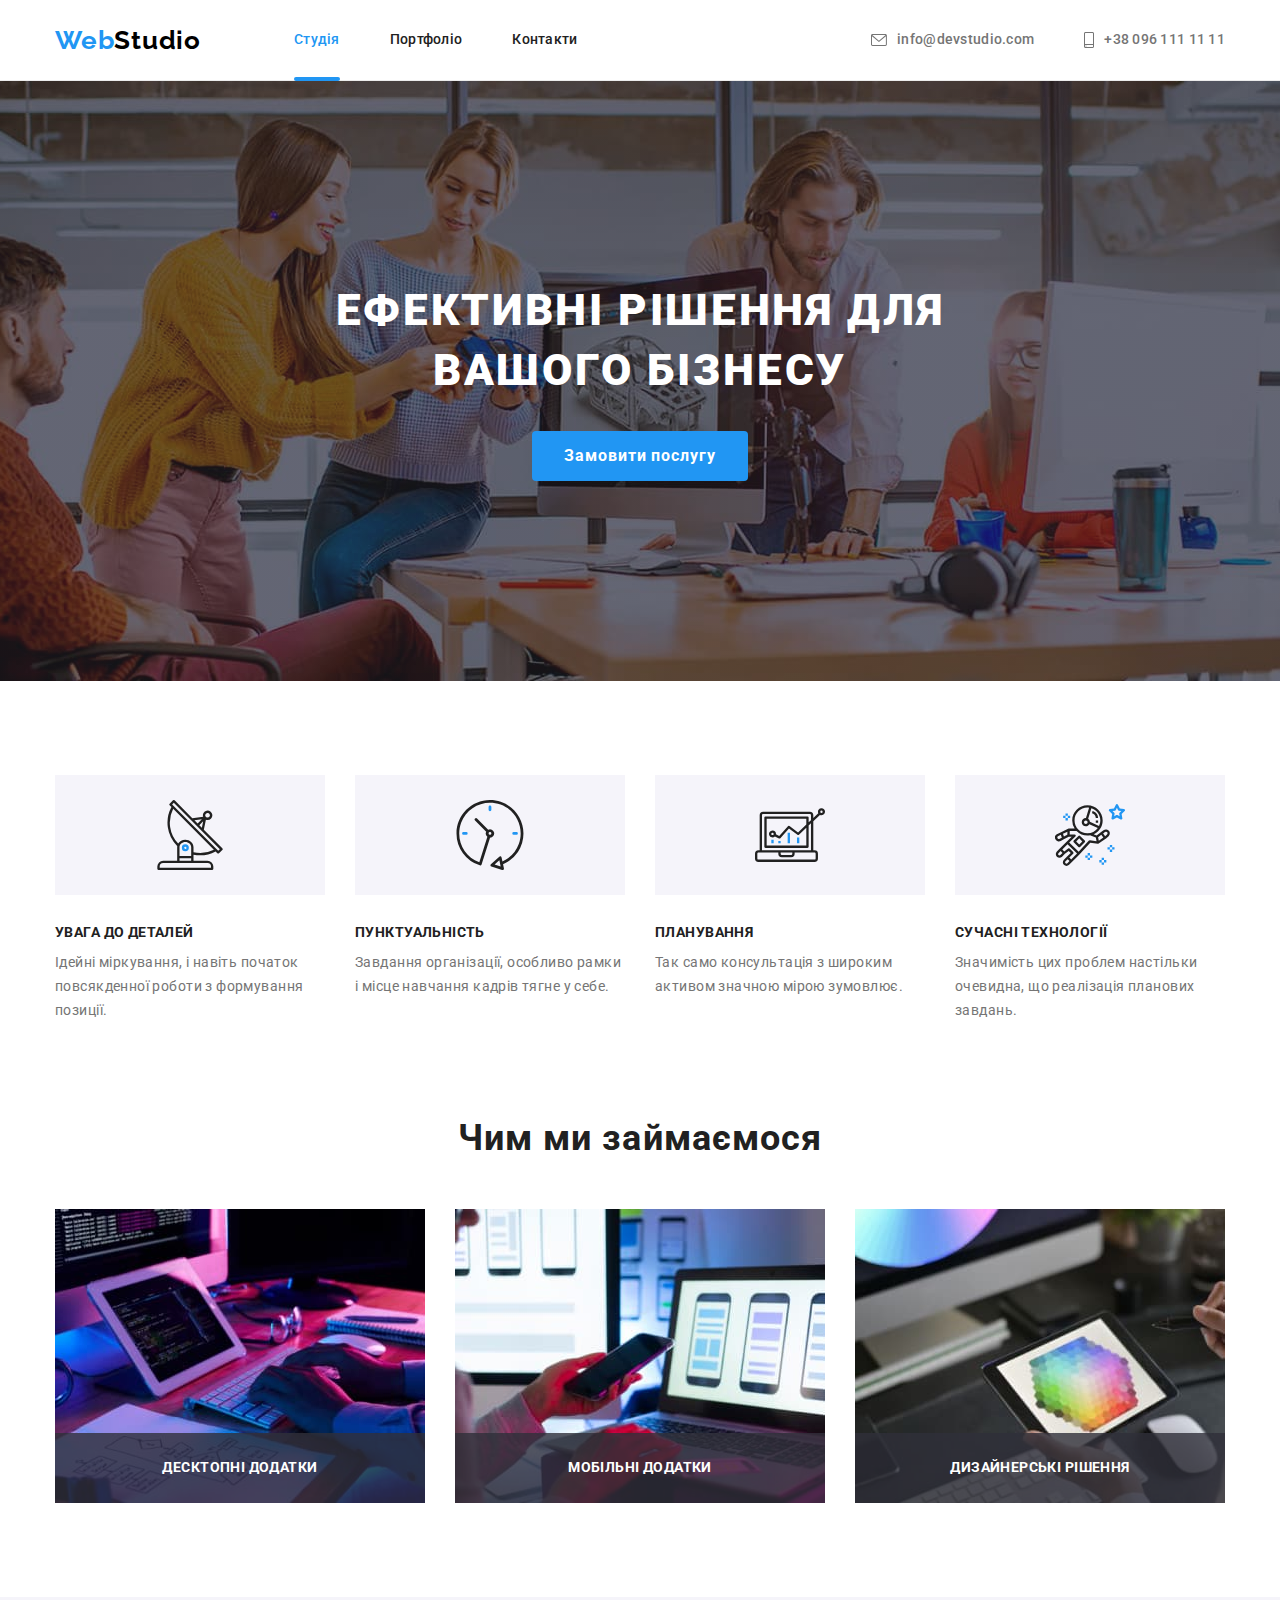
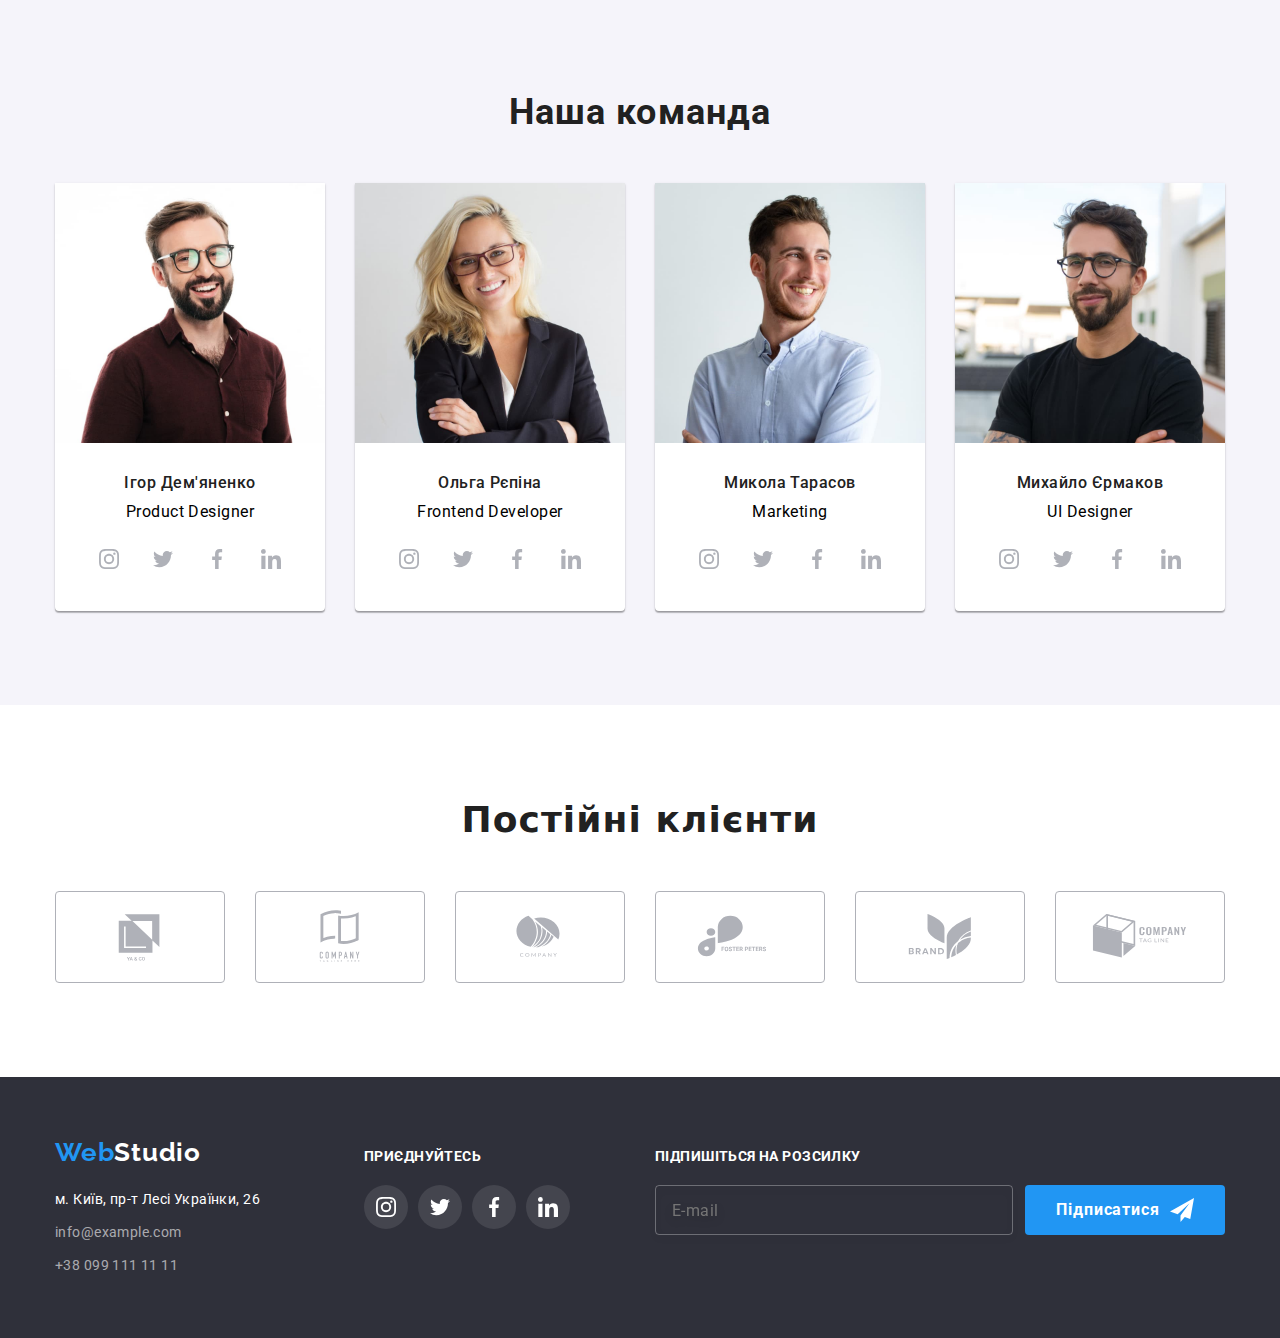
<file: index.html>
<!DOCTYPE html>
<html lang="uk">
  <head>
    <meta charset="UTF-8" />
    <meta http-equiv="X-UA-Compatible" content="IE=edge" />
    <meta name="viewport" content="width=>, initial-scale=1.0" />
    <title>Document</title>
    <link
      href="https://fonts.googleapis.com/css2?family=Raleway:wght@700&family=Roboto:wght@400;500;700;900&display=swap"
      rel="stylesheet"
    />
    <link
      rel="stylesheet"
      href="https://cdnjs.cloudflare.com/ajax/libs/modern-normalize/1.1.0/modern-normalize.min.css"
    />
    <link rel="stylesheet" href="./css/main.min.css" />
    <link rel="preconnect" href="https://fonts.googleapis.com" />
    <link rel="preconnect" href="https://fonts.gstatic.com" crossorigin />
  </head>
  <body>
    <!--Head of page-->
    <header>
      <div class="container">
        <div class="page-header">
          <nav class="page-nav">
            <a class="logo" lang="en" href="">
              Web<span class="logo__page-nav">Studio</span></a
            >
            <ul class="site-nav">
              <li class="site-nav__item"><a class="site-nav__link site-nav__link--current" href="">Студія</a></li>
              <li class="site-nav__item">
                <a class="site-nav__link" href="./portfolio.html">Портфоліо</a>
              </li>
              <li class="site-nav__item"><a class="site-nav__link" href="">Контакти</a></li>
            </ul>
          </nav>
          <ul class="auth-nav">
            <li class="auth-nav__item">
              <a class="auth-nav__link" href="mailto:info@devstudio.com">
                <svg width="16px" height="12px" class="auth-nav__icon">
                  <use href="./images/icons.svg#icon-envelope"></use>
                </svg>
                info@devstudio.com</a
              >
            </li>
            <li class="auth-nav__item">
              <a class="auth-nav__link" href="tel:+380961111111">
                <svg class="auth-nav__icon" width="10" height="16">
                  <use href="./images/icons.svg#icon-smartphone"></use>
                </svg>
                +38 096 111 11 11</a
              >
            </li>
          </ul>
        </div>
      </div>
    </header>
    <main>
      <!-- Hero  -->
      <section class="section-hero">
        <div class="container">
          <h1 class="section-hero__title">Ефективні рішення для вашого бізнесу</h1>
          <button data-modal-open class="button" type="button">
            Замовити послугу
          </button>
        </div>
      </section>

      <!--About us-->
      <section class="section-principles">
        <div class="container">
          <h2 class="visually-hidden">Our principles</h2>
          <ul class="section-principles__list">
            <li class="section-principles__item">
              <div class="section-principles__thumb">
                <svg width="70px" height="70px">
                  <use href="./images/icons.svg#icon-antenna"></use>
                </svg>
              </div>
              <h3 class="section-principles__title">Увага до деталей</h3>
              <p class="section-principles__text">
                Ідейні міркування, і навіть початок повсякденної роботи з
                формування позиції.
              </p>
            </li>
            <li class="section-principles__item">
              <div class="section-principles__thumb">
                <svg width="70px" height="70px">
                  <use href="./images/icons.svg#icon-clock"></use>
                </svg>
              </div>
              <h3 class="section-principles__title">Пунктуальність</h3>
              <p class="section-principles__text">
                Завдання організації, особливо рамки і місце навчання кадрів
                тягне у себе.
              </p>
            </li>
            <li class="section-principles__item">
              <div class="section-principles__thumb">
                <svg width="70px" height="70px">
                  <use href="./images/icons.svg#icon-diagram"></use>
                </svg>
              </div>
              <h3 class="section-principles__title">Планування</h3>
              <p class="section-principles__text">
                Так само консультація з широким активом значною мірою зумовлює.
              </p>
            </li>
            <li class="section-principles__item">
              <div class="section-principles__thumb">
                <svg width="70px" height="70px">
                  <use href="./images/icons.svg#icon-astronaut"></use>
                </svg>
              </div>
              <h3 class="section-principles__title">Сучасні технології</h3>
              <p class="section-principles__text">
                Значимість цих проблем настільки очевидна, що реалізація
                планових завдань.
              </p>
            </li>
          </ul>
        </div>
      </section>
      <!--What we do-->
      <section class="section-activity">
        <div class="container">
          <h2 class="section-activity__title">Чим ми займаємося</h2>
          <ul class="section-activity__list">
            <li class="section-activity__item">
              <img
                src="./images/1.jpg"
                alt="working desk with computer"
                width="370"
              />
              <p class="section-activity__text">Десктопні додатки</p>
            </li>
            <li class="section-activity__item">
              <img
                src="./images/2.jpg"
                alt="laptop with smartphones samples"
                width="370"
              />
              <p class="section-activity__text">Мобільні додатки</p>
            </li>
            <li class="section-activity__item">
              <img
                src="./images/3.jpg"
                alt="planshet with color-scheme"
                width="370"
              />
              <p class="section-activity__text">Дизайнерські рішення</p>
            </li>
          </ul>
        </div>
      </section>
      <!--Our comand-->
      <section class="section-comand">
        <div class="container">
          <h2 class="section-comand__title">Наша команда</h2>
          <ul class="section-comand__list">
            <li class="section-comand__item">
              <img
                src="./images/id.jpg"
                alt="Игорь Демьяненко"
                width="270"
                height="260"
              />
              <div class="section-comand__designers">
                <h3 class="section-comand__name">Ігор Дем'яненко</h3>
                <p class="section-comand__position" lang="en">Product Designer</p>
                <ul class="socials-list__section-comand">
                  <li class="socials-item__section-comand">
                    <a class="socials-link__section-comand" href="">
                      <svg class="section-comand__socials-pictogram" width="20px" height="20px">
                        <use href="./images/icons.svg#icon-instagram"></use>
                      </svg>
                    </a>
                  </li>
                  <li class="socials-item__section-comand">
                    <a class="socials-link__section-comand" href="">
                      <svg class="section-comand__socials-pictogram" width="20px" height="20px">
                        <use href="./images/icons.svg#icon-twitter"></use>
                      </svg>
                    </a>
                  </li>
                  <li class="socials-item__section-comand">
                    <a class="socials-link__section-comand" href="">
                      <svg class="section-comand__socials-pictogram" width="20px" height="20px">
                        <use href="./images/icons.svg#icon-facebook"></use>
                      </svg>
                    </a>
                  </li>
                  <li class="socials-item__section-comand">
                    <a class="socials-link__section-comand" href="">
                      <svg class="section-comand__socials-pictogram" width="20px" height="20px">
                        <use href="./images/icons.svg#icon-linkedin"></use>
                      </svg>
                    </a>
                  </li>
                </ul>
              </div>
            </li>
            <li class="section-comand__item">
              <img
                src="./images/or.jpg"
                alt="Ольга Репина"
                width="270"
                height="260"
              />
              <div class="section-comand__designers">
                <h3 class="section-comand__name">Ольга Рєпіна</h3>
                <p class="section-comand__position" lang="en">Frontend Developer</p>
                <ul class="socials-list__section-comand">
                  <li class="socials-item__section-comand">
                    <a class="socials-link__section-comand" href="">
                      <svg class="section-comand__socials-pictogram" width="20px" height="20px">
                        <use href="./images/icons.svg#icon-instagram"></use>
                      </svg>
                    </a>
                  </li>
                  <li class="socials-item__section-comand">
                    <a class="socials-link__section-comand" href="">
                      <svg class="section-comand__socials-pictogram" width="20px" height="20px">
                        <use href="./images/icons.svg#icon-twitter"></use>
                      </svg>
                    </a>
                  </li>
                  <li class="socials-item__section-comand">
                    <a class="socials-link__section-comand" href="">
                      <svg class="section-comand__socials-pictogram" width="20px" height="20px">
                        <use href="./images/icons.svg#icon-facebook"></use>
                      </svg>
                    </a>
                  </li>
                  <li class="socials-item__section-comand">
                    <a class="socials-link__section-comand" href="">
                      <svg class="section-comand__socials-pictogram" width="20px" height="20px">
                        <use href="./images/icons.svg#icon-linkedin"></use>
                      </svg>
                    </a>
                  </li>
                </ul>
              </div>
            </li>
            <li class="section-comand__item">
              <img
                src="./images/nt.jpg"
                alt="Николай Тарасов"
                width="270"
                height="260"
              />
              <div class="section-comand__designers">
                <h3 class="section-comand__name">Микола Тарасов</h3>
                <p class="section-comand__position" lang="en">Marketing</p>

                <ul class="socials-list__section-comand">
                  <li class="socials-item__section-comand">
                    <a class="socials-link__section-comand" href="">
                      <svg class="section-comand__socials-pictogram" width="20px" height="20px">
                        <use href="./images/icons.svg#icon-instagram"></use>
                      </svg>
                    </a>
                  </li>
                  <li class="socials-item__section-comand">
                    <a class="socials-link__section-comand" href="">
                      <svg class="section-comand__socials-pictogram" width="20px" height="20px">
                        <use href="./images/icons.svg#icon-twitter"></use>
                      </svg>
                    </a>
                  </li>
                  <li class="socials-item__section-comand">
                    <a class="socials-link__section-comand" href="">
                      <svg class="section-comand__socials-pictogram" width="20px" height="20px">
                        <use href="./images/icons.svg#icon-facebook"></use>
                      </svg>
                    </a>
                  </li>
                  <li class="socials-item__section-comand">
                    <a class="socials-link__section-comand" href="">
                      <svg class="section-comand__socials-pictogram" width="20px" height="20px">
                        <use href="./images/icons.svg#icon-linkedin"></use>
                      </svg>
                    </a>
                  </li>
                </ul>
              </div>
            </li>
            <li class="section-comand__item">
              <img
                src="./images/me.jpg"
                alt="Михаил Ермаков"
                width="270"
                height="260"
              />
              <div class="section-comand__designers">
                <h3 class="section-comand__name">Михайло Єрмаков</h3>
                <p class="section-comand__position" lang="en">UI Designer</p>
                <ul class="socials-list__section-comand">
                  <li class="socials-item__section-comand">
                    <a class="socials-link__section-comand" href="">
                      <svg class="section-comand__socials-pictogram" width="20px" height="20px">
                        <use href="./images/icons.svg#icon-instagram"></use>
                      </svg>
                    </a>
                  </li>
                  <li class="socials-item__section-comand">
                    <a class="socials-link__section-comand" href="">
                      <svg class="section-comand__socials-pictogram" width="20px" height="20px">
                        <use href="./images/icons.svg#icon-twitter"></use>
                      </svg>
                    </a>
                  </li>
                  <li class="socials-item__section-comand">
                    <a class="socials-link__section-comand" href="">
                      <svg class="section-comand__socials-pictogram" width="20px" height="20px">
                        <use href="./images/icons.svg#icon-facebook"></use>
                      </svg>
                    </a>
                  </li>
                  <li class="socials-item__section-comand">
                    <a class="socials-link__section-comand" href="">
                      <svg class="section-comand__socials-pictogram" width="20px" height="20px">
                        <use href="./images/icons.svg#icon-linkedin"></use>
                      </svg>
                    </a>
                  </li>
                </ul>
              </div>
            </li>
          </ul>
        </div>
      </section>
      <!-- Clients  -->
      <section class="section-clients">
        <div class="container">
          <h2 class="section-clients__title">Постійні клієнти</h2>
          <ul class="section-clients__list">
            <li class="section-clients__item">
              <a class="section-clients__link" href="">
                <svg class="section-clients__icon">
                  <use href="./images/icons.svg#icon-logo-one"></use>
                </svg>
              </a>
            </li>
            <li class="section-clients__item">
              <a class="section-clients__link" href="">
                <svg class="section-clients__icon">
                  <use href="./images/icons.svg#icon-logo-two"></use>
                </svg>
              </a>
            </li>
            <li class="section-clients__item">
              <a class="section-clients__link" href="">
                <svg class="section-clients__icon">
                  <use href="./images/icons.svg#icon-logo-three"></use>
                </svg>
              </a>
            </li>
            <li class="section-clients__item">
              <a class="section-clients__link" href="">
                <svg class="section-clients__icon">
                  <use href="./images/icons.svg#icon-logo-four"></use>
                </svg>
              </a>
            </li>
            <li class="section-clients__item">
              <a class="section-clients__link" href="">
                <svg class="section-clients__icon">
                  <use href="./images/icons.svg#icon-logo-five"></use>
                </svg>
              </a>
            </li>
            <li class="section-clients__item">
              <a class="section-clients__link" href="">
                <svg class="section-clients__icon">
                  <use href="./images/icons.svg#icon-logo-six"></use>
                </svg>
              </a>
            </li>
          </ul>
        </div>
      </section>
    </main>
    <footer class="page-footer">
      <div class="container page-footer__wrap">
        <div class="page-footer__contacts">
          <div class="logo__page-footer">
            <a class="logo" lang="en" href=""
              >Web<span class="logo__page-footer--bottom">Studio</span></a
            >
          </div>
          <!--Contacts-->
          <address class="page-footer__adress">
            <ul class="page-footer__contacts-list">
              <li class="page-footer__map">
                <a
                  class="page-footer__map-link page-footer__map-link--white"
                  href="https://goo.gl/maps/4PBvdfhSK9omXk1a7"
                  target="_blank"
                  rel="noopener noreferrer nofollow"
                  >м. Київ, пр-т Лесі Українки, 26</a
                >
              </li>
              <li class="page-footer__mail">
                <a class="page-footer__mail-link page-footer__mail-link--grey" href="mailto:info@example.com"
                  >info@example.com</a
                >
              </li>
              <li class="page-footer__tel">
                <a class="page-footer__tel-link page-footer__tel-link--grey" href="tel:+380991111111">+38 099 111 11 11</a>
              </li>
            </ul>
          </address>
        </div>
        <!-- Social links -->
        <div class="socials">
          <p class="socials-list__title">Приєднуйтесь</p>
          <ul class="socials-list__footer">
            <li class="socials-item__footer">
              <a class="socials-link__footer socials-link__footer--bgc" href="">
                <svg class="socials-image--bottom" width="20px" height="20px">
                  <use href="./images/icons.svg#icon-instagram"></use>
                </svg>
              </a>
            </li>
            <li class="socials-item__footer">
              <a class="socials-link__footer socials-link__footer--bgc" href="">
                <svg class="socials-image--bottom" width="20px" height="20px">
                  <use href="./images/icons.svg#icon-twitter"></use>
                </svg>
              </a>
            </li>
            <li class="socials-item__footer">
              <a class="socials-link__footer socials-link__footer--bgc" href="">
                <svg class="socials-image--bottom" width="20px" height="20px">
                  <use href="./images/icons.svg#icon-facebook"></use>
                </svg>
              </a>
            </li>
            <li class="socials-item__footer">
              <a class="socials-link__footer socials-link__footer--bgc" href="">
                <svg class="socials-image--bottom" width="20px" height="20px">
                  <use href="./images/icons.svg#icon-linkedin"></use>
                </svg>
              </a>
            </li>
          </ul>
        </div>

        <div class="subscription">
          <p class="subscription__title">Підпишіться на розсилку</p>
          <form class="subscription__form">
            <label class="subscription__label">
              <input
                class="subscription__input"
                type="email"
                name="email"
                placeholder="E-mail"
              />
            </label>
            <button class="button button__subscribe" type="submit">
              Підписатися
            </button>
          </form>
        </div>
      </div>
    </footer>
    <!-- Modal  -->
    <div data-modal class="backdrop is-hidden">
      <div class="modal">
        <button data-modal-close class="button__modal--close" type="button">
          <svg class="modal__icon-close" width="18" height="18">
            <use href="./images/icons.svg#icon-close-black"></use>
          </svg>
        </button>
        <form class="modal__form">
          <p class="modal__title">Залиште свої дані, ми вам передзвонимо</p>
          <label class="modal__label">
            <span class="modal__content">Ім'я</span>
            <input class="modal__input" type="text" name="name" />
            <svg class="modal__icon" width="18" height="18">
              <use href="./images/icons.svg#icon-person"></use>
            </svg>
          </label>
          <label class="modal__label">
            <span class="modal__content">Телефон</span>
            <input class="modal__input" type="tel" name="tel" />
            <svg class="modal__icon" width="18" height="18">
              <use href="./images/icons.svg#icon-phone-black"></use>
            </svg>
          </label>
          <label class="modal__label">
            <span class="modal__content">Пошта</span>
            <input class="modal__input" type="email" name="email" />
            <svg class="modal__icon" width="18" height="18">
              <use href="./images/icons.svg#icon-email"></use>
            </svg>
          </label>
          <label class="modal__label modal__label--area">
            <span class="modal__content">Коментар</span>
            <textarea
              class="modal__input--area"
              name="coment"
              cols="30"
              rows="10"
              placeholder="Введіть текст"
            ></textarea>
          </label>
          <label class="checkbox__label">
            <input
              class="checkbox__input visually-hidden"
              type="checkbox"
              name="conditions"
              value="agree"
            />
            <span class="checkbox__icon"></span>
            <span class="checkbox__text"
              >Погоджуюся з розсилкою та приймаю
              <a
                class="checkbox__link"
                href="./conditions.html"
                target="_blank"
                >Умови договору</a
              ></span
            >
          </label>
          <button class="button button__modal--submit" type="submit">
            Відправити
          </button>
        </form>
      </div>
    </div>
    <script src="./js/modal.js"></script>
  </body>
</html>
</file>
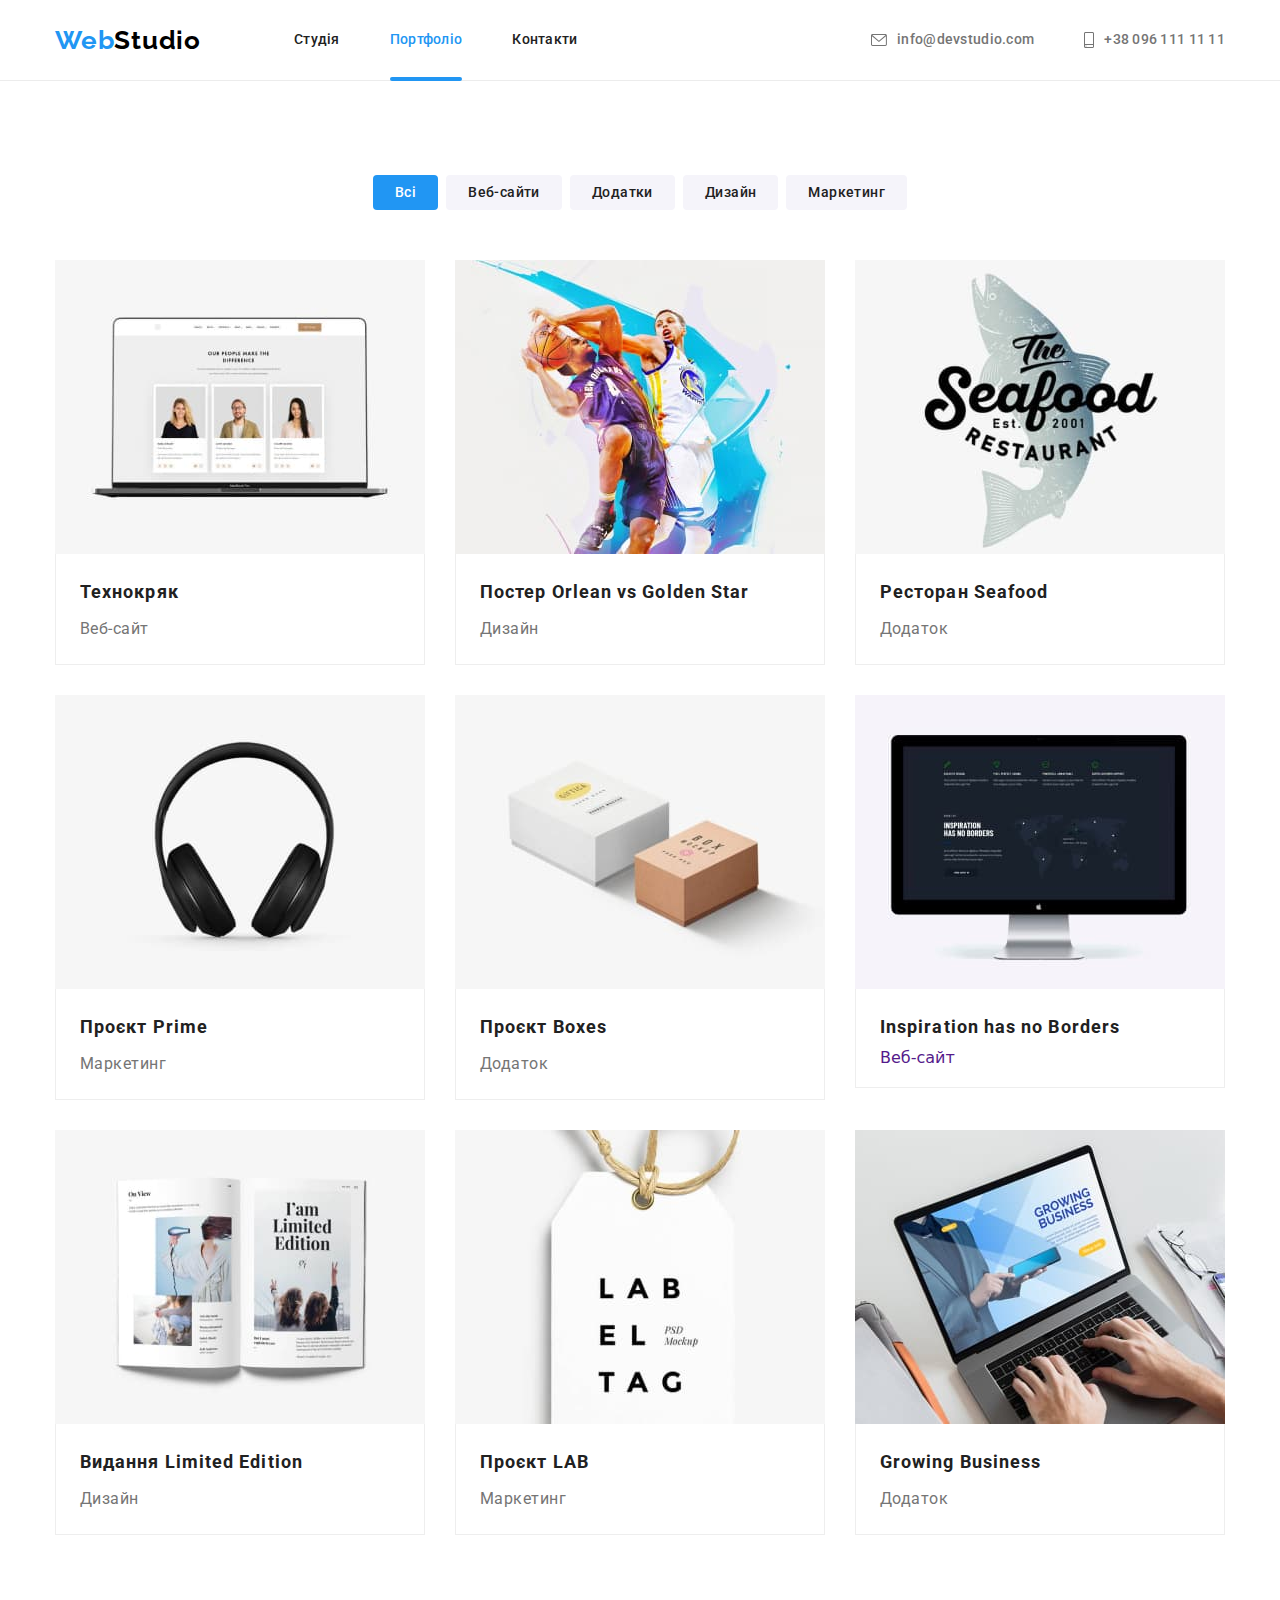
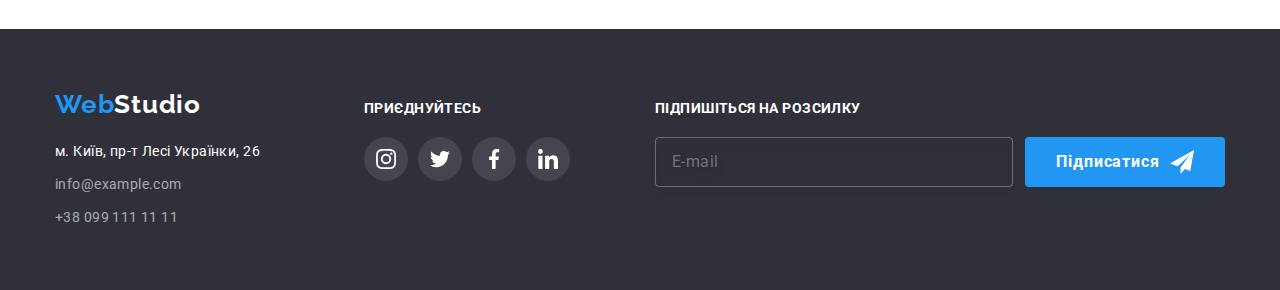
<file: portfolio.html>
<!DOCTYPE html>
<html lang="uk">
  <head>
    <meta charset="UTF-8" />
    <meta http-equiv="X-UA-Compatible" content="IE=edge" />
    <meta name="viewport" content="width=device-width, initial-scale=1.0" />
    <title>Document</title>
    <link
      href="https://fonts.googleapis.com/css2?family=Raleway:wght@700&family=Roboto:wght@400;500;700;900&display=swap"
      rel="stylesheet"
    />
    <link
      rel="stylesheet"
      href="https://cdnjs.cloudflare.com/ajax/libs/modern-normalize/1.1.0/modern-normalize.min.css"
    />
    <link rel="stylesheet" href="./css/main.min.css" />
  </head>
  <body>
    <!--Head of page-->
    <header>
      <div class="container">
        <div class="page-header">
          <nav class="page-nav">
            <a class="logo" lang="en" href="">
              Web<span class="logo__page-nav">Studio</span></a
            >
            <ul class="site-nav">
              <li class="site-nav__item"><a class="site-nav__link" href="./index.html">Студія</a></li>
              <li class="site-nav__item">
                <a class="site-nav__link site-nav__link--current" href="">Портфоліо</a>
              </li>
              <li class="site-nav__item"><a class="site-nav__link" href="">Контакти</a></li>
            </ul>
          </nav>
          <ul class="auth-nav">
            <li class="auth-nav__item">
              <a class="auth-nav__link" href="mailto:info@devstudio.com">
                <svg width="16px" height="12px" class="auth-nav__icon">
                  <use href="./images/icons.svg#icon-envelope"></use>
                </svg>
                info@devstudio.com</a
              >
            </li>
            <li class="auth-nav__item">
              <a class="auth-nav__link" href="tel:+380961111111">
                <svg class="auth-nav__icon" width="10" height="16">
                  <use href="./images/icons.svg#icon-smartphone"></use>
                </svg>
                +38 096 111 11 11</a
              >
            </li>
          </ul>
        </div>
      </div>
    </header>
    <main>
      <section class="projects">
        <div class="container">
          <!-- Project examples  -->
          <h1 class="projects__title visually-hidden">
            Project examples
          </h1>
          <!--h1 to hide-->
          <!-- Filter -->
          <ul class="projects__button-list">
            <li class="projects__button-item">
              <button class="button-projects button-projects--current" type="button">
                Всі
              </button>
            </li>
            <li class="projects__button-item">
              <button class="button-projects" type="button">Веб-сайти</button>
            </li>
            <li class="projects__button-item">
              <button class="button-projects" type="button">Додатки</button>
            </li>
            <li class="projects__button-item">
              <button class="button-projects" type="button">Дизайн</button>
            </li>
            <li class="projects__button-item">
              <button class="button-projects" type="button">Маркетинг</button>
            </li>
          </ul>

          <!-- Examples  -->
          <ul class="projects-card__list">
            <li class="projects-card__item">
              <a class="projects-card__link" href="">
                <div class="projects-overlay">
                  <img
                    src="./images/technjkryak.jpg"
                    alt="технокряк"
                    width="370"
                    height="294"
                  />
                  <p class="projects-overlay__text">
                    Ресурс пропонує комплексні пропозиції з різним рівнем
                    функціоналу та сервісів. Все це дозволить відвідувачу
                    отримати вичерпні відомості про компанію чи приватну особу.
                  </p>
                </div>

                <div class="projects-card__wrap">
                  <h2 class="projects-card__name">Технокряк</h2>
                  <p class="projects-card__type">Веб-сайт</p>
                </div>
              </a>
            </li>
            <li class="projects-card__item">
              <a class="projects-card__link" href="">
                <div class="projects-overlay">
                  <img
                    src="./images/orlean.jpg"
                    alt="орлеан"
                    width="370"
                    height="294"
                  />
                  <p class="projects-overlay__text">Слава Україні!</p>
                </div>
                <div class="projects-card__wrap">
                  <h2 class="projects-card__name">
                    Постер <span lang="en">Orlean vs Golden Star</span>
                  </h2>
                  <p class="projects-card__type">Дизайн</p>
                </div>
              </a>
            </li>

            <li class="projects-card__item">
              <a class="projects-card__link" href="">
                <div class="projects-overlay">
                  <img
                    src="./images/seafood.jpg"
                    alt="морепродукты"
                    width="370"
                    height="294"
                  />
                  <p class="projects-overlay__text--yellow">Героям Слава!</p>
                </div>
                <div class="projects-card__wrap">
                  <h2 class="projects-card__name">
                    Ресторан<span lang="en"> Seafood</span>
                  </h2>
                  <p class="projects-card__type">Додаток</p>
                </div>
              </a>
            </li>

            <li class="projects-card__item">
              <a class="projects-card__link" href="">
                <div class="projects-overlay">
                  <img
                    src="./images/prime.jpg"
                    alt="прайм"
                    width="370"
                    height="294"
                  />
                  <p class="projects-overlay__text">Слава Україні!</p>
                </div>
                <div class="projects-card__wrap">
                  <h2 class="projects-card__name">
                    Проєкт<span lang="en"> Prime</span>
                  </h2>
                  <p class="projects-card__type">Маркетинг</p>
                </div>
              </a>
            </li>
            <li class="projects-card__item">
              <a class="projects-card__link" href="">
                <div class="projects-overlay">
                  <img
                    src="./images/boxes.jpg"
                    alt="коробки"
                    width="370"
                    height="294"
                  />
                  <p class="projects-overlay__text">Слава Україні!</p>
                </div>
                <div class="projects-card__wrap">
                  <h2 class="projects-card__name">
                    Проєкт<span lang="en"> Boxes</span>
                  </h2>
                  <p class="projects-card__type">Додаток</p>
                </div>
              </a>
            </li>
            <li class="projects-card__item">
              <a class="projects-card__link" href="">
                <div class="projects-overlay">
                  <img
                    src="./images/inspiration.jpg"
                    alt="вдохновение"
                    width="370"
                    height="294"
                  />
                  <p class="projects-overlay__text">Слава Україні!</p>
                </div>
                <div class="projects-card__wrap">
                  <h2 class="projects-card__name" lang="en">
                    Inspiration has no Borders
                  </h2>
                  <p class="pprojects-card__type">Веб-сайт</p>
                </div>
              </a>
            </li>
            <li class="projects-card__item">
              <a class="projects-card__link" href="">
                <div class="projects-overlay">
                  <img
                    src="./images/edition.jpg"
                    alt="издание"
                    width="370"
                    height="294"
                  />
                  <p class="projects-overlay__text">Слава Україні!</p>
                </div>
                <div class="projects-card__wrap">
                  <h2 class="projects-card__name">
                    Видання<span lang="en"> Limited Edition</span>
                  </h2>
                  <p class="projects-card__type">Дизайн</p>
                </div>
              </a>
            </li>
            <li class="projects-card__item">
              <a class="projects-card__link" href="">
                <div class="projects-overlay">
                  <img
                    src="./images/lab.jpg"
                    alt="лаборатория"
                    width="370"
                    height="294"
                  />
                  <p class="projects-overlay__text">Слава Україні!</p>
                </div>
                <div class="projects-card__wrap">
                  <h2 class="projects-card__name">
                    Проєкт<span lang="en"> LAB</span>
                  </h2>
                  <p class="projects-card__type">Маркетинг</p>
                </div>
              </a>
            </li>
            <li class="projects-card__item">
              <a class="projects-card__link" href="">
                <div class="projects-overlay">
                  <img
                    src="./images/growing.jpg"
                    alt="рост бизнеса"
                    width="370"
                    height="294"
                  />
                  <p class="projects-overlay__text">Слава Україні!</p>
                </div>
                <div class="projects-card__wrap">
                  <h2 class="projects-card__name" lang="en">Growing Business</h2>
                  <p class="projects-card__type">Додаток</p>
                </div>
              </a>
            </li>
          </ul>
        </div>
      </section>
    </main>
    <footer class="page-footer">
      <div class="container page-footer__wrap">
        <div class="page-footer__contacts">
          <div class="logo__page-footer">
            <a class="logo" lang="en" href=""
              >Web<span class="logo__page-footer--bottom">Studio</span></a
            >
          </div>
          <!--Contacts-->
          <address class="page-footer__adress">
            <ul class="page-footer__contacts-list">
              <li class="page-footer__map">
                <a
                  class="page-footer__map-link page-footer__map-link--white"
                  href="https://goo.gl/maps/4PBvdfhSK9omXk1a7"
                  target="_blank"
                  rel="noopener noreferrer nofollow"
                  >м. Київ, пр-т Лесі Українки, 26</a
                >
              </li>
              <li class="page-footer__mail">
                <a class="page-footer__mail-link page-footer__mail-link--grey" href="mailto:info@example.com"
                  >info@example.com</a
                >
              </li>
              <li class="page-footer__tel">
                <a class="page-footer__tel-link page-footer__tel-link--grey" href="tel:+380991111111">+38 099 111 11 11</a>
              </li>
            </ul>
          </address>
        </div>
        <!-- Social links -->
        <div class="socials">
          <p class="socials-list__title">Приєднуйтесь</p>
          <ul class="socials-list__footer">
            <li class="socials-item__footer">
              <a class="socials-link__footer socials-link__footer--bgc" href="">
                <svg class="socials-image--bottom" width="20px" height="20px">
                  <use href="./images/icons.svg#icon-instagram"></use>
                </svg>
              </a>
            </li>
            <li class="socials-item__footer">
              <a class="socials-link__footer socials-link__footer--bgc" href="">
                <svg class="socials-image--bottom" width="20px" height="20px">
                  <use href="./images/icons.svg#icon-twitter"></use>
                </svg>
              </a>
            </li>
            <li class="socials-item__footer">
              <a class="socials-link__footer socials-link__footer--bgc" href="">
                <svg class="socials-image--bottom" width="20px" height="20px">
                  <use href="./images/icons.svg#icon-facebook"></use>
                </svg>
              </a>
            </li>
            <li class="socials-item__footer">
              <a class="socials-link__footer socials-link__footer--bgc" href="">
                <svg class="socials-image--bottom" width="20px" height="20px">
                  <use href="./images/icons.svg#icon-linkedin"></use>
                </svg>
              </a>
            </li>
          </ul>
        </div>

        <div class="subscription">
          <p class="subscription__title">Підпишіться на розсилку</p>
          <form class="subscription__form">
            <label class="subscription__label">
              <input
                class="subscription__input"
                type="email"
                name="email"
                placeholder="E-mail"
              />
            </label>
            <button class="button button__subscribe" type="submit">
              Підписатися
            </button>
          </form>
        </div>
      </div>
    </footer>
  </body>
</html>
</file>
<file: css/main.min.css>
.visually-hidden{position:absolute;white-space:nowrap;width:1px;height:1px;overflow:hidden;border:0;padding:0;clip:rect(0 0 0 0);-webkit-clip-path:inset(50%);clip-path:inset(50%);margin:-1px}h1,h2,h3,ul,p{margin:0;padding:0}img{display:block;max-width:100%;height:auto}.container{width:1200px;padding-left:15px;padding-right:15px;margin:0 auto}.projects-card__link,.checkbox__link,.page-footer__mail-link,.page-footer__tel-link,.page-footer__map-link,.section-clients__link,.logo,.auth-nav__link,.site-nav__link{text-decoration:none}.projects-card__list,.projects__button-list,.page-footer__contacts-list,.section-clients__list,.section-comand__list,.socials-list__section-comand,.socials-list__footer,.section-activity__list,.section-principles__list,.auth-nav,.site-nav{padding:0;margin:0;list-style:none}header{border-bottom:1px solid #ececec}.page-header{display:-webkit-box;display:-ms-flexbox;display:flex}.page-nav{display:-webkit-box;display:-ms-flexbox;display:flex;-webkit-box-align:center;-ms-flex-align:center;align-items:center}.site-nav{display:-webkit-box;display:-ms-flexbox;display:flex;-webkit-box-align:center;-ms-flex-align:center;align-items:center;font-family:Roboto,sans-serif;font-weight:500;line-height:1.14;letter-spacing:.02em;font-size:14px}.site-nav__item{position:relative}.site-nav__item:not(:last-child){margin-right:50px}.site-nav__link{display:block;padding-top:32px;padding-bottom:32px;color:#212121;-webkit-transition:color 250ms cubic-bezier(0.4, 0, 0.2, 1);transition:color 250ms cubic-bezier(0.4, 0, 0.2, 1)}.site-nav__link:hover,.site-nav__link:focus{color:#2196f3}.site-nav .site-nav__link--current{color:#2196f3}.site-nav .site-nav__link--current::after{position:absolute;bottom:-1px;left:0;content:"";width:100%;height:4px;background-color:#2196f3;border-radius:2px}.auth-nav{display:-webkit-box;display:-ms-flexbox;display:flex;-webkit-box-align:center;-ms-flex-align:center;align-items:center;margin-left:auto;font-family:Roboto,sans-serif;font-weight:500;line-height:1.14;letter-spacing:.02em;font-size:14px}.auth-nav__item:not(:last-child){margin-right:50px}.auth-nav__link{display:-webkit-box;display:-ms-flexbox;display:flex;-webkit-box-align:center;-ms-flex-align:center;align-items:center;padding-top:32px;padding-bottom:32px;color:#757575;-webkit-transition:color 250ms cubic-bezier(0.4, 0, 0.2, 1);transition:color 250ms cubic-bezier(0.4, 0, 0.2, 1)}.auth-nav__icon{margin-right:10px;fill:currentColor}.auth-nav__link:hover,.auth-nav__link:focus{color:#2196f3}.auth-nav__icon:hover,.auth-nav__icon:focus{fill:#2196f3}.logo{margin-right:93px;padding-top:24px;padding-bottom:24px;color:#2196f3;font-family:Raleway,sans-serif;font-weight:700;font-size:26px;line-height:1.19;letter-spacing:.03em}.logo__page-nav{color:#000}.logo__page-footer{margin-right:auto;margin-bottom:20px;margin-left:0}.logo__page-footer--bottom{color:#fff}.section-hero{max-width:1600px;height:600px;margin-left:auto;margin-right:auto;background-image:-webkit-gradient(linear, left top, right top, from(rgba(47, 48, 58, 0.4)), to(rgba(47, 48, 58, 0.4))),url(../images/background.jpg);background-image:linear-gradient(to right, rgba(47, 48, 58, 0.4), rgba(47, 48, 58, 0.4)),url(../images/background.jpg);background-color:#c4c4c4;background-size:cover;background-repeat:no-repeat;background-position:center;padding-top:200px;padding-bottom:200px;text-align:center}.section-hero__title{margin-bottom:30px;margin-left:auto;margin-right:auto;width:696px;font-family:Roboto,sans-serif;font-weight:900;font-size:44px;line-height:1.36;letter-spacing:.06em;text-transform:uppercase;color:#fff}.button{display:inline-block;min-width:216px;border-radius:4px;padding:10px 32px;text-align:center;margin-right:auto;margin-left:auto;border:none;font-family:Roboto,sans-serif;font-weight:700;line-height:1.88;letter-spacing:.06em;color:#fff;background-color:#2196f3;font-size:16px;-webkit-transition:background-color 250ms cubic-bezier(0.4, 0, 0.2, 1);transition:background-color 250ms cubic-bezier(0.4, 0, 0.2, 1);cursor:pointer}.button:hover,.button:focus{background-color:#188ce8}.button__subscribe{display:-webkit-box;display:-ms-flexbox;display:flex;-webkit-box-align:center;-ms-flex-align:center;align-items:center;-webkit-box-pack:center;-ms-flex-pack:center;justify-content:center;padding:10px 28px;min-width:200px;height:50px}.button__subscribe::after{content:"";background-image:url(../images/telegram.svg);background-size:contain;background-repeat:no-repeat;display:-webkit-box;display:-ms-flexbox;display:flex;width:24px;height:24px;margin-left:10px}.button__modal--close{-webkit-transition:fill 250ms cubic-bezier(0.4, 0, 0.2, 1),border-color 250ms cubic-bezier(0.4, 0, 0.2, 1);transition:fill 250ms cubic-bezier(0.4, 0, 0.2, 1),border-color 250ms cubic-bezier(0.4, 0, 0.2, 1);position:absolute;top:8px;right:8px;display:-webkit-box;display:-ms-flexbox;display:flex;-webkit-box-align:center;-ms-flex-align:center;align-items:center;-webkit-box-pack:center;-ms-flex-pack:center;justify-content:center;width:30px;height:30px;cursor:pointer;background:#fff;border:1px solid rgba(0,0,0,.1);border-radius:50%}.button__modal--close:hover,.button__modal--close:focus{fill:#2196f3;border-color:#2196f3}.button__modal--submit{display:-webkit-box;display:-ms-flexbox;display:flex;-webkit-box-align:center;-ms-flex-align:center;align-items:center;-webkit-box-pack:center;-ms-flex-pack:center;justify-content:center;font-family:Roboto,sans-serif;-webkit-box-shadow:0px 4px 4px rgba(0,0,0,.15);box-shadow:0px 4px 4px rgba(0,0,0,.15);border-radius:4px}.button-projects{padding:6px 22px;font-size:14px;font-family:Roboto,sans-serif;font-weight:500;line-height:1.62;text-align:center;letter-spacing:.03em;color:#212121;border-style:none;background-color:#f5f4fa;border-radius:4px;cursor:pointer;-webkit-transition:background-color 250ms cubic-bezier(0.4, 0, 0.2, 1);transition:background-color 250ms cubic-bezier(0.4, 0, 0.2, 1)}.button-projects:hover,.button-projects:focus{color:#fff;background-color:#2196f3;-webkit-box-shadow:0px 3px 1px rgba(0,0,0,.1),0px 1px 2px rgba(0,0,0,.08),0px 2px 2px rgba(0,0,0,.12);box-shadow:0px 3px 1px rgba(0,0,0,.1),0px 1px 2px rgba(0,0,0,.08),0px 2px 2px rgba(0,0,0,.12)}.button-projects--current{background-color:#2196f3;color:#fff}.section-principles{padding-top:94px;padding-bottom:94px}.section-principles__list{display:-webkit-box;display:-ms-flexbox;display:flex;-webkit-box-pack:justify;-ms-flex-pack:justify;justify-content:space-between;padding:0}.section-principles__item{-ms-flex-preferred-size:calc((100% - 90px)/4);flex-basis:calc((100% - 90px)/4)}.section-principles__item:not(:last-child){margin-right:30px}.section-principles__title{margin:0px 0px 10px 0px;font-family:Roboto,sans-serif;font-size:14px;font-weight:700;line-height:1.14;letter-spacing:.03em;text-transform:uppercase;color:#212121}.section-principles__text{margin:0;font-family:Roboto,sans-serif;line-height:1.71;letter-spacing:.03em;color:#757575;font-size:14px}.section-principles__thumb{display:-webkit-box;display:-ms-flexbox;display:flex;-webkit-box-align:center;-ms-flex-align:center;align-items:center;-webkit-box-pack:center;-ms-flex-pack:center;justify-content:center;-ms-flex-preferred-size:calc((100% - 90px)/4);flex-basis:calc((100% - 90px)/4);height:120px;background-color:#f5f4fa;margin-bottom:30px}.section-activity{padding-bottom:94px}.section-activity__title{margin-bottom:50px;font-family:Roboto,sans-serif;font-weight:700;font-size:36px;line-height:1.17;text-align:center;letter-spacing:.03em;color:#212121}.section-activity__list{display:-webkit-box;display:-ms-flexbox;display:flex;-webkit-box-pack:justify;-ms-flex-pack:justify;justify-content:space-between}.section-activity__item{position:relative;-ms-flex-preferred-size:calc((100% - 60px)/3);flex-basis:calc((100% - 60px)/3)}.section-activity__item:not(:last-child){margin-right:30px}.section-activity__text{position:absolute;bottom:0;display:-webkit-box;display:-ms-flexbox;display:flex;-webkit-box-align:center;-ms-flex-align:center;align-items:center;-webkit-box-pack:center;-ms-flex-pack:center;justify-content:center;width:100%;height:70px;background-color:rgba(47,48,58,.8);font-family:Roboto,sans-serif;font-weight:700;font-size:14px;line-height:1.14;text-align:center;letter-spacing:.03em;text-transform:uppercase;color:#fff}.socials-list__section-comand,.socials-list__footer{display:-webkit-box;display:-ms-flexbox;display:flex;-webkit-box-align:center;-ms-flex-align:center;align-items:center;-webkit-box-pack:center;-ms-flex-pack:center;justify-content:center;text-align:center;width:206px}.socials-list__title{margin-bottom:20px;font-family:Roboto,sans-serif;font-weight:700;font-size:14px;line-height:1.14;letter-spacing:.03em;text-transform:uppercase;color:#fff}.socials{margin-right:auto}.socials-item__section-comand,.socials-item__footer{display:-webkit-box;display:-ms-flexbox;display:flex;-ms-flex-preferred-size:calc((100% - 30px)/4);flex-basis:calc((100% - 30px)/4);height:44px;-webkit-box-align:center;-ms-flex-align:center;align-items:center;-webkit-box-pack:center;-ms-flex-pack:center;justify-content:center}.socials-item__section-comand:not(:last-child),.socials-item__footer:not(:last-child){margin-right:10px}.socials-link__section-comand,.socials-link__footer{display:-webkit-box;display:-ms-flexbox;display:flex;-webkit-box-align:center;-ms-flex-align:center;align-items:center;-webkit-box-pack:center;-ms-flex-pack:center;justify-content:center;fill:#afb1b8;border-radius:50%;width:44px;height:44px;-webkit-transition:fill 250ms cubic-bezier(0.4, 0, 0.2, 1),background-color 250ms cubic-bezier(0.4, 0, 0.2, 1);transition:fill 250ms cubic-bezier(0.4, 0, 0.2, 1),background-color 250ms cubic-bezier(0.4, 0, 0.2, 1)}.socials-link__section-comand:hover,.socials-link__section-comand:focus,.socials-link__footer:hover,.socials-link__footer:focus{background-color:#2196f3;fill:#fff}.socials-link__footer--bgc{background-color:rgba(255,255,255,.1)}.socials-image--bottom{fill:#fff}.section-comand{padding:94px 0;background-color:#f5f4fa}.section-comand__title{margin-bottom:50px;font-family:Roboto,sans-serif;font-weight:700;font-size:36px;line-height:1.17;text-align:center;letter-spacing:.03em;color:#212121}.section-comand__list{display:-webkit-box;display:-ms-flexbox;display:flex;text-align:center}.section-comand__item{-ms-flex-preferred-size:calc((100% - 90px)/4);flex-basis:calc((100% - 90px)/4);background-color:#fff;-webkit-box-shadow:0px 1px 3px rgba(0,0,0,.12),0px 1px 1px rgba(0,0,0,.14),0px 2px 1px rgba(0,0,0,.2);box-shadow:0px 1px 3px rgba(0,0,0,.12),0px 1px 1px rgba(0,0,0,.14),0px 2px 1px rgba(0,0,0,.2);border-radius:0px 0px 4px 4px}.section-comand__item:not(:last-child){margin-right:30px}.section-comand__designers{padding:30px 32px}.section-comand__name{margin-bottom:10px;font-family:Roboto,sans-serif;font-weight:500;line-height:1.19;letter-spacing:.03em;color:#212121;font-size:16px}.section-comand__position{font-family:Roboto,sans-serif;line-height:1.19;letter-spacing:.03em;font-size:16px;margin-bottom:16px}.section-clients{padding:94px 0}.section-clients__title{margin-bottom:50px;font-weight:700;font-size:36px;line-height:1.17;text-align:center;letter-spacing:.03em;color:#212121}.section-clients__list{display:-webkit-box;display:-ms-flexbox;display:flex}.section-clients__item{-ms-flex-preferred-size:calc((100% - 150px)/6);flex-basis:calc((100% - 150px)/6);height:92px}.section-clients__item:not(:last-child){margin-right:30px}.section-clients__link{display:-webkit-box;display:-ms-flexbox;display:flex;-webkit-box-pack:center;-ms-flex-pack:center;justify-content:center;-webkit-box-align:center;-ms-flex-align:center;align-items:center;width:100%;height:100%;color:#afb1b8;border:1px solid #afb1b8;border-radius:4px;outline:rgba(0,0,0,0);-webkit-transition:border 250ms cubic-bezier(0.4, 0, 0.2, 1),background-color 250ms cubic-bezier(0.4, 0, 0.2, 1);transition:border 250ms cubic-bezier(0.4, 0, 0.2, 1),background-color 250ms cubic-bezier(0.4, 0, 0.2, 1)}.section-clients__link:hover,.section-clients__link:focus{color:#2196f3;border:1px solid #2196f3}.section-clients__icon{width:106px;height:60px;fill:currentColor}.page-footer{padding-top:60px;padding-bottom:60px;font-family:Roboto,sans-serif;background-color:#2f303a}.page-footer__wrap{display:-webkit-box;display:-ms-flexbox;display:flex;-webkit-box-align:baseline;-ms-flex-align:baseline;align-items:baseline}.page-footer__contacts{margin-right:70px}.page-footer__adress{font-style:normal;font-size:14px}.page-footer__contacts-list{padding:0;line-height:1.71;letter-spacing:.03em}.page-footer__map,.page-footer__mail{margin-bottom:9px;color:#fff}.page-footer__map-link{-webkit-transition:color 250ms cubic-bezier(0.4, 0, 0.2, 1);transition:color 250ms cubic-bezier(0.4, 0, 0.2, 1)}.page-footer__map-link--white{color:#fff}.page-footer__map-link:hover,.page-footer__map-link:focus{color:#2196f3}.page-footer__mail-link,.page-footer__tel-link{-webkit-transition:color 250ms cubic-bezier(0.4, 0, 0.2, 1);transition:color 250ms cubic-bezier(0.4, 0, 0.2, 1)}.page-footer__mail-link--grey,.page-footer__tel-link--grey{color:rgba(255,255,255,.6)}.page-footer__mail-link:hover,.page-footer__mail-link:focus,.page-footer__tel-link:hover,.page-footer__tel-link:focus{color:#2196f3}.subscription{width:570px;height:86px}.subscription__title{margin-bottom:20px;font-family:Roboto,sans-serif;font-weight:700;font-size:14px;line-height:1.14;letter-spacing:.03em;text-transform:uppercase;color:#fff}.subscription__form{display:-webkit-box;display:-ms-flexbox;display:flex;-webkit-box-align:center;-ms-flex-align:center;align-items:center}.subscription__label{width:358px;margin-right:12px}.subscription__input{-webkit-transition:border-color 250ms cubic-bezier(0.4, 0, 0.2, 1);transition:border-color 250ms cubic-bezier(0.4, 0, 0.2, 1);padding:15px 16px;width:358px;height:50px;border:1px solid rgba(255,255,255,.3);-webkit-filter:drop-shadow(0px 4px 4px rgba(0, 0, 0, 0.15));filter:drop-shadow(0px 4px 4px rgba(0, 0, 0, 0.15));border-radius:4px;background-color:inherit;font-family:Roboto,sans-serif;font-style:normal;font-weight:400;font-size:16px;line-height:1.25;letter-spacing:.03em;color:rgba(255,255,255,.6)}.subscription__input:hover,.subscription__input:focus{border-color:#2196f3}.backdrop{position:fixed;top:0;left:0;background-color:rgba(0,0,0,.2);width:100%;height:100%;opacity:1;-webkit-transition:opacity 500ms cubic-bezier(0.4, 0, 0.2, 1);transition:opacity 500ms cubic-bezier(0.4, 0, 0.2, 1)}.backdrop.is-hidden{opacity:0;pointer-events:none}.backdrop.is-hidden .modal{-webkit-transform:translate(-50%, -50%) scale(0.5);transform:translate(-50%, -50%) scale(0.5)}.modal{position:absolute;top:50%;left:50%;padding:40px 40px;min-width:528px;min-height:581px;background-color:#fff;-webkit-box-shadow:0px 1px 3px rgba(0,0,0,.12),0px 1px 1px rgba(0,0,0,.14),0px 2px 1px rgba(0,0,0,.2);box-shadow:0px 1px 3px rgba(0,0,0,.12),0px 1px 1px rgba(0,0,0,.14),0px 2px 1px rgba(0,0,0,.2);border-radius:4px;-webkit-transform:translate(-50%, -50%) scale(1) rotate(1turn);transform:translate(-50%, -50%) scale(1) rotate(1turn);-webkit-transition:-webkit-transform 500ms cubic-bezier(0.4, 0, 0.2, 1);transition:-webkit-transform 500ms cubic-bezier(0.4, 0, 0.2, 1);transition:transform 500ms cubic-bezier(0.4, 0, 0.2, 1);transition:transform 500ms cubic-bezier(0.4, 0, 0.2, 1), -webkit-transform 500ms cubic-bezier(0.4, 0, 0.2, 1)}.modal__title{margin-bottom:12px;font-family:Roboto,sans-serif;font-weight:700;font-size:20px;line-height:1.15;text-align:center;letter-spacing:.03em;color:#212121}.modal__form{width:100%;height:100%}.modal__label{display:block;position:relative;margin-bottom:10px}.modal__label--area{margin-bottom:20px}.modal__content{display:block;margin-bottom:4px;font-size:12px;line-height:1.17;letter-spacing:.01em;color:#757575}.modal__input{display:block;width:448px;height:40px;padding:12px 42px;border:1px solid rgba(33,33,33,.2);border-radius:4px;-webkit-transition:border-color 250ms cubic-bezier(0.4, 0, 0.2, 1);transition:border-color 250ms cubic-bezier(0.4, 0, 0.2, 1);outline:none}.modal__input:hover,.modal__input:focus{border-color:#2196f3}.modal__icon{position:absolute;top:50%;left:15px;-webkit-transition:fill 250ms cubic-bezier(0.4, 0, 0.2, 1);transition:fill 250ms cubic-bezier(0.4, 0, 0.2, 1)}.modal__input--area{display:block;width:448px;height:120px;padding:12px 16px;resize:none;border:1px solid rgba(33,33,33,.2);border-radius:4px;font-family:Roboto,sans-serif;font-style:normal;font-weight:400;font-size:12px;line-height:1.17;letter-spacing:.01em;color:rgba(117,117,117,.5);-webkit-transition:border-color 250ms cubic-bezier(0.4, 0, 0.2, 1);transition:border-color 250ms cubic-bezier(0.4, 0, 0.2, 1);outline:none}.modal__input--area:hover,.modal__input--area:focus{border-color:#2196f3}.modal__input:hover+.modal__icon,.modal__input:focus+.modal__icon{fill:#2196f3}.checkbox__label{display:-webkit-box;display:-ms-flexbox;display:flex;-webkit-box-align:center;-ms-flex-align:center;align-items:center;-webkit-box-pack:center;-ms-flex-pack:center;justify-content:center;margin-bottom:30px}.checkbox__icon{display:inline-block;margin-right:8px;width:16px;height:15px;border:2px solid #212121;border-radius:2px;background-image:url(../images/checkbox.svg);background-repeat:no-repeat;background-size:contain}.checkbox__text{font-family:Roboto,sans-serif;color:#757575;font-size:14px;line-height:1.71;letter-spacing:.03em}.checkbox__link{color:#2196f3;text-decoration:none;font-size:14px;line-height:1.71;letter-spacing:.03em}.checkbox__link::after{content:" ";width:112px;height:1px;background-color:#2196f3;display:block;margin-left:auto;margin-top:-3px}.checkbox__input:checked+.checkbox__icon{background-color:#2196f3}.checkbox__input:focus+.checkbox__icon{border-color:#2196f3}.projects{padding:94px 0px}.projects__title{margin-bottom:50px;font-family:Roboto,sans-serif;font-weight:700;font-size:36px;line-height:1.17;text-align:center;letter-spacing:.03em;color:#212121}.projects__button-list{display:-webkit-box;display:-ms-flexbox;display:flex;-webkit-box-pack:center;-ms-flex-pack:center;justify-content:center;margin-left:auto;margin-right:auto;margin-bottom:50px}.projects__button-item:not(:last-child){margin-right:8px}.projects-card__list{display:-webkit-box;display:-ms-flexbox;display:flex;-ms-flex-wrap:wrap;flex-wrap:wrap}.projects-card__item{-ms-flex-preferred-size:calc((100% - 60px)/3);flex-basis:calc((100% - 60px)/3);margin-right:30px;margin-bottom:30px}.projects-card__item:nth-child(3n){margin-right:0}.projects-card__item:nth-last-child(-n+3){margin-bottom:0}.projects-card__link{display:block;-webkit-transition:-webkit-box-shadow 250ms cubic-bezier(0.4, 0, 0.2, 1);transition:-webkit-box-shadow 250ms cubic-bezier(0.4, 0, 0.2, 1);transition:box-shadow 250ms cubic-bezier(0.4, 0, 0.2, 1);transition:box-shadow 250ms cubic-bezier(0.4, 0, 0.2, 1), -webkit-box-shadow 250ms cubic-bezier(0.4, 0, 0.2, 1)}.projects-card__link:hover,.projects-card__link:focus{-webkit-box-shadow:0px 1px 1px rgba(0,0,0,.12),0px 4px 4px rgba(0,0,0,.06),1px 4px 6px rgba(0,0,0,.16);box-shadow:0px 1px 1px rgba(0,0,0,.12),0px 4px 4px rgba(0,0,0,.06),1px 4px 6px rgba(0,0,0,.16)}.projects-card__wrap{padding:20px 24px;border-bottom:1px solid #eee;border-left:1px solid #eee;border-right:1px solid #eee}.projects-card__name{margin-bottom:4px;font-family:Roboto,sans-serif;font-weight:700;font-size:18px;line-height:2;letter-spacing:.06em;color:#212121}.projects-card__type{font-family:Roboto,sans-serif;line-height:1.88;letter-spacing:.03em;color:#757575}.projects-overlay{position:relative;overflow:hidden}.projects-overlay__text,.projects-overlay__text--yellow{position:absolute;bottom:-100%;background-color:rgba(33,150,243,.9);padding:63px 24px;width:100%;height:100%;font-family:Roboto,sans-serif;font-size:18px;line-height:1.56;letter-spacing:.03em;color:#fff;-webkit-transition:-webkit-transform 500ms cubic-bezier(0.4, 0, 0.2, 1);transition:-webkit-transform 500ms cubic-bezier(0.4, 0, 0.2, 1);transition:transform 500ms cubic-bezier(0.4, 0, 0.2, 1);transition:transform 500ms cubic-bezier(0.4, 0, 0.2, 1), -webkit-transform 500ms cubic-bezier(0.4, 0, 0.2, 1)}.projects-overlay__text--yellow{background-color:rgba(243,240,33,.9)}.projects-card__link:hover .projects-overlay__text,.projects-card__link:hover .projects-overlay__text--yellow,.projects-card__link:focus .projects-overlay__text,.projects-card__link:focus .projects-overlay__text--yellow{-webkit-transform:translateY(-100%);transform:translateY(-100%)}/*# sourceMappingURL=main.min.css.map */
</file>
